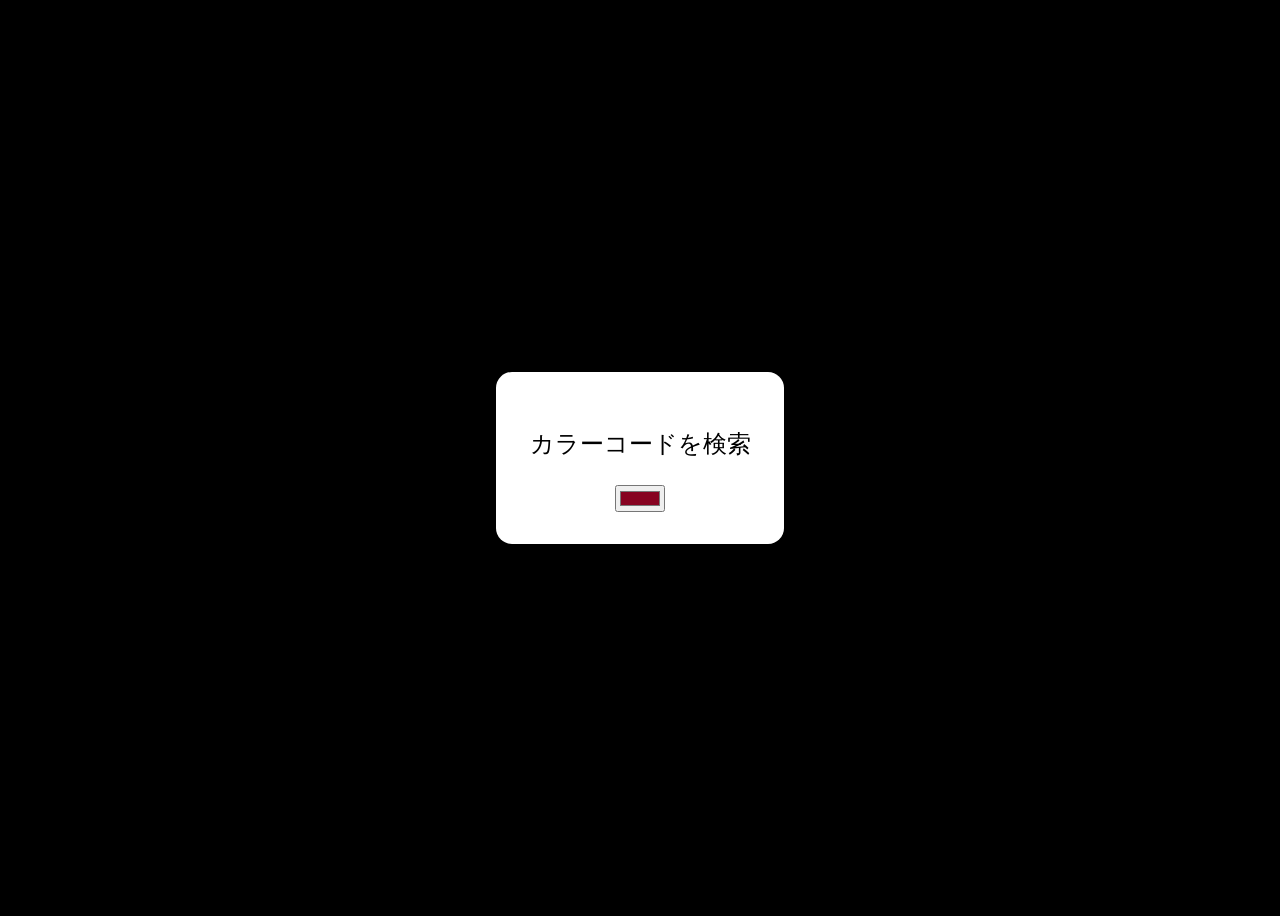
<file: chap3/index.html>
<!DOCTYPE html>
<html lang="ja">

<head>
    <meta charset="UTF-8">
    <meta name="viewport" content="width=device-width, initial-scale=1.0">
    <title>カラーピッカー</title>
    <link rel="stylesheet" href="css/style.css">
    <script src="js/script.js" defer></script>
</head>

<body>
    <div style="font-size: 1.5rem;">
        <p id="colorText">カラーコードを検索</p>
        <input type="color" id="colorPicker" value="#870321">
    </div>
</body>

</html>
</file>
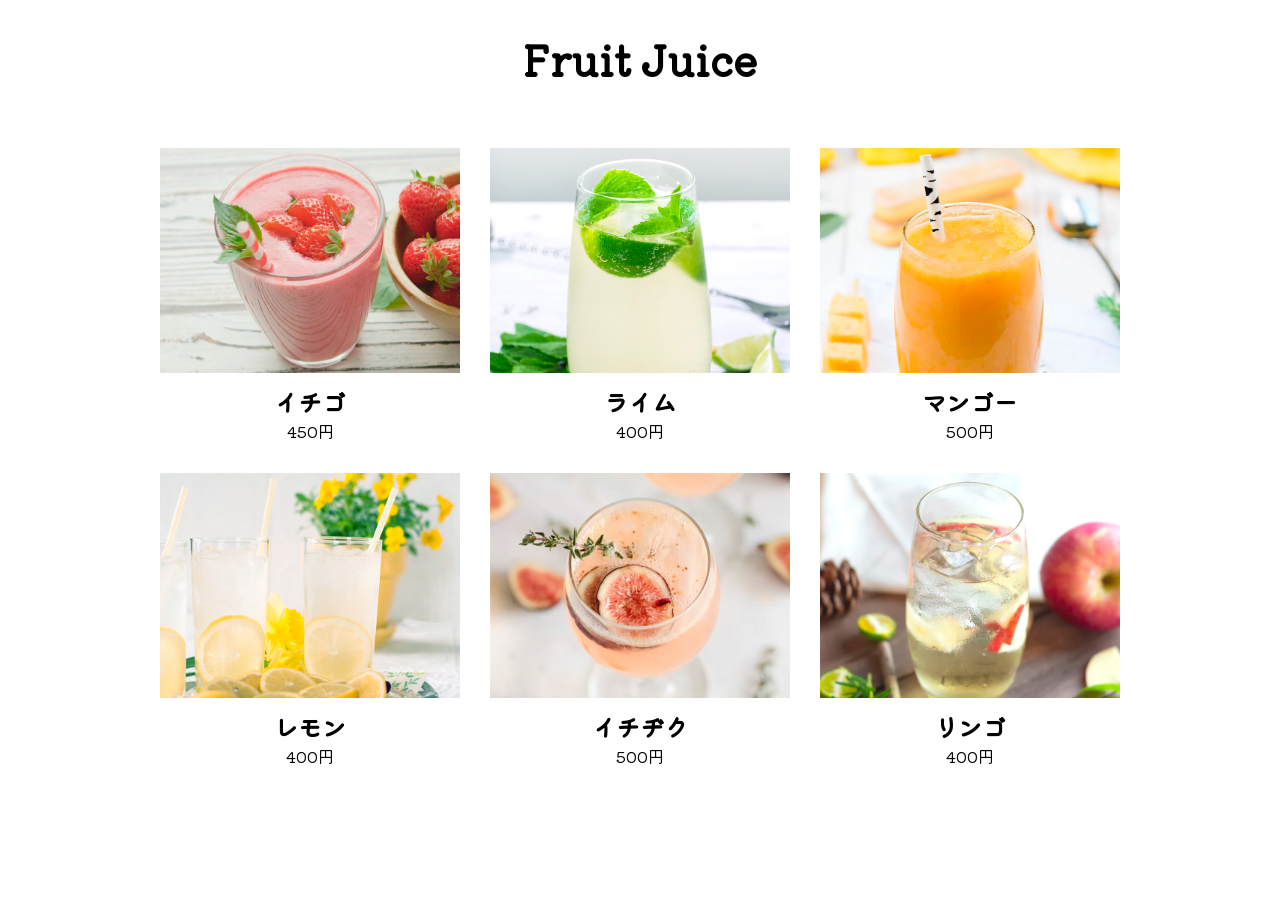
<file: chap5/index.html>
<!DOCTYPE html>
<html lang="ja">

<head>
    <meta charset="UTF-8">
    <meta name="viewport" content="width=device-width, initial-scale=1.0">
    <title>Document</title>
    <link rel="preconnect" href="https://fonts.googleapis.com">
    <link rel="preconnect" href="https://fonts.gstatic.com" crossorigin>
    <link href="https://fonts.googleapis.com/css2?family=Kiwi+Maru&display=swap" rel="stylesheet">
    <link rel="stylesheet" href="css/style.css">
    <script src="js/script.js" defer></script>
</head>

<body>

    <h1>Fruit Juice</h1>
    <div id="menu"></div>

</body>

</html>
</file>
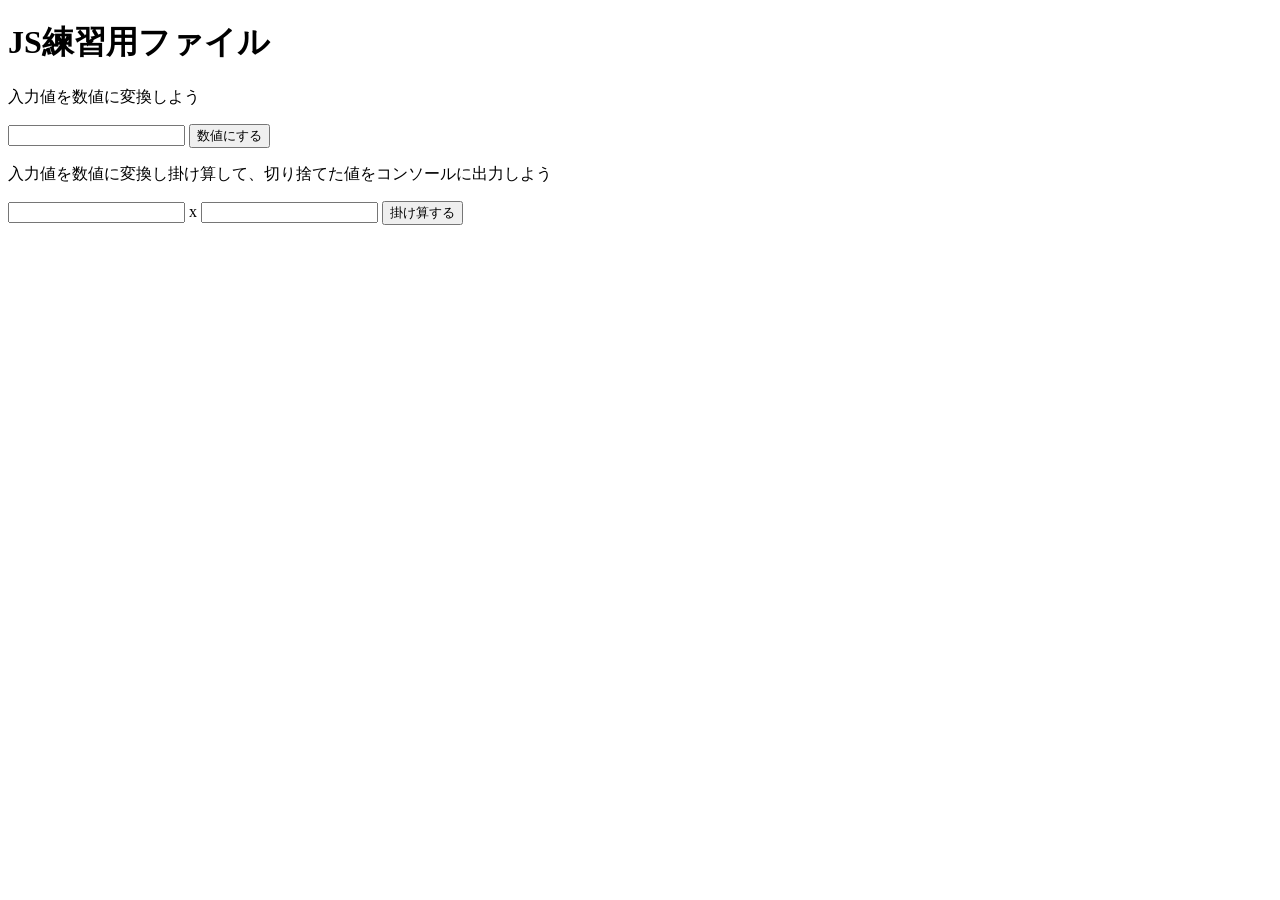
<file: practice/index.html>
<!DOCTYPE html>
<html lang="ja">

<head>
    <meta charset="UTF-8">
    <meta name="viewport" content="width=device-width, initial-scale=1.0">
    <title>Document</title>
    <script src="js/script.js" defer></script>
</head>

<body>

    <h1>JS練習用ファイル</h1>


    <div>
        <p>入力値を数値に変換しよう</p>
        <input type="number" id="inputNum">
        <button id="convertBtn">数値にする</button>
    </div>

    <div>
        <p>入力値を数値に変換し掛け算して、切り捨てた値をコンソールに出力しよう</p>
        <input type="number" id="input1"> x <input type="number" id="input2">
        <button id="multiplyBtn">掛け算する</button>
    </div>
</body>

</html>
</file>
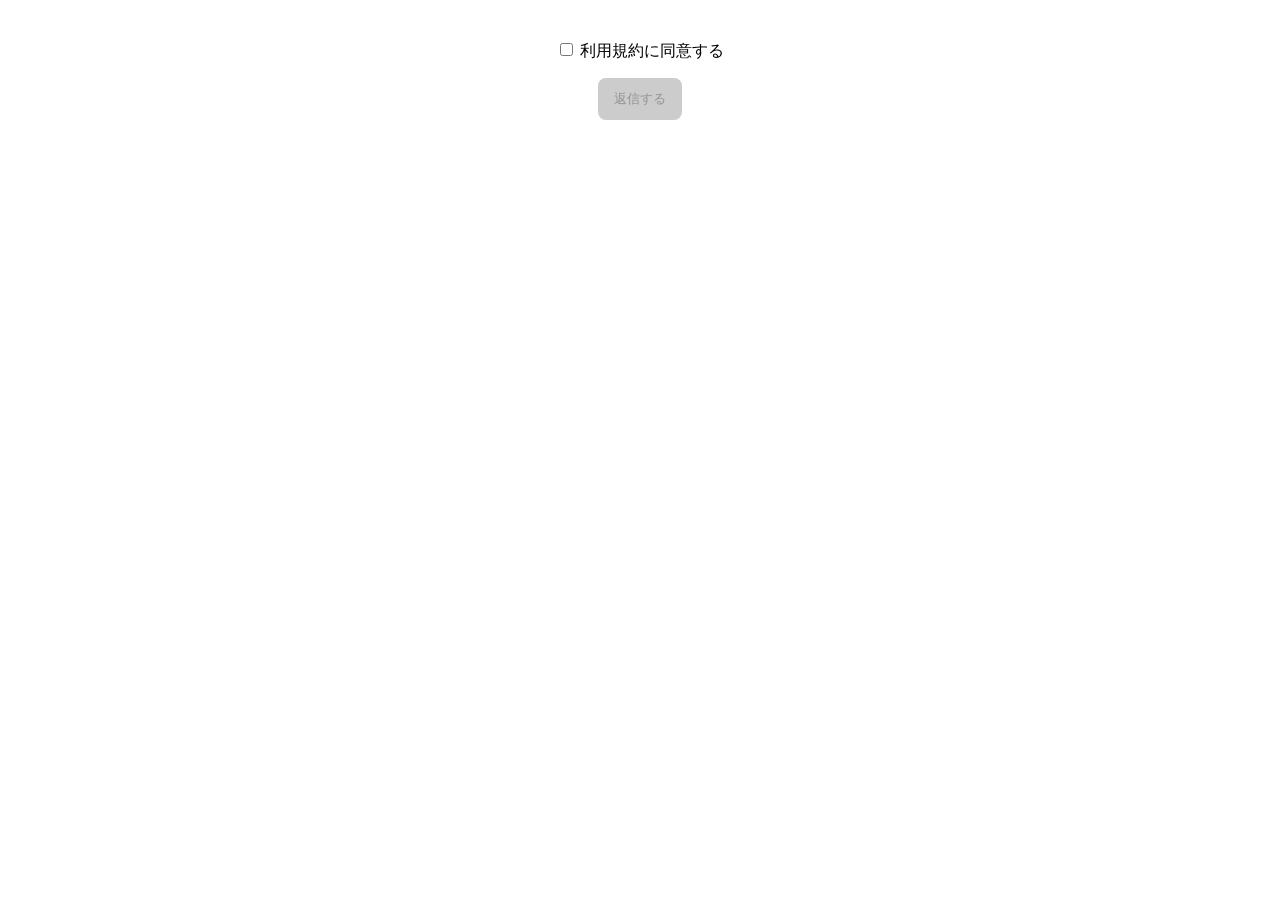
<file: chap4/checkbox/index.html>
<!DOCTYPE html>
<html lang="ja">

<head>
    <meta charset="UTF-8">
    <meta name="viewport" content="width=device-width, initial-scale=1.0">
    <title>チェックでボタンを有効化</title>
    <link rel="stylesheet" href="css/style.css">
    <script src="js/script.js" defer></script>
</head>

<body>

    <label><input type="checkbox" id="check"> 利用規約に同意する</label>
    <input type="submit" id="btn" value="返信する" disabled>

</body>

</html>
</file>
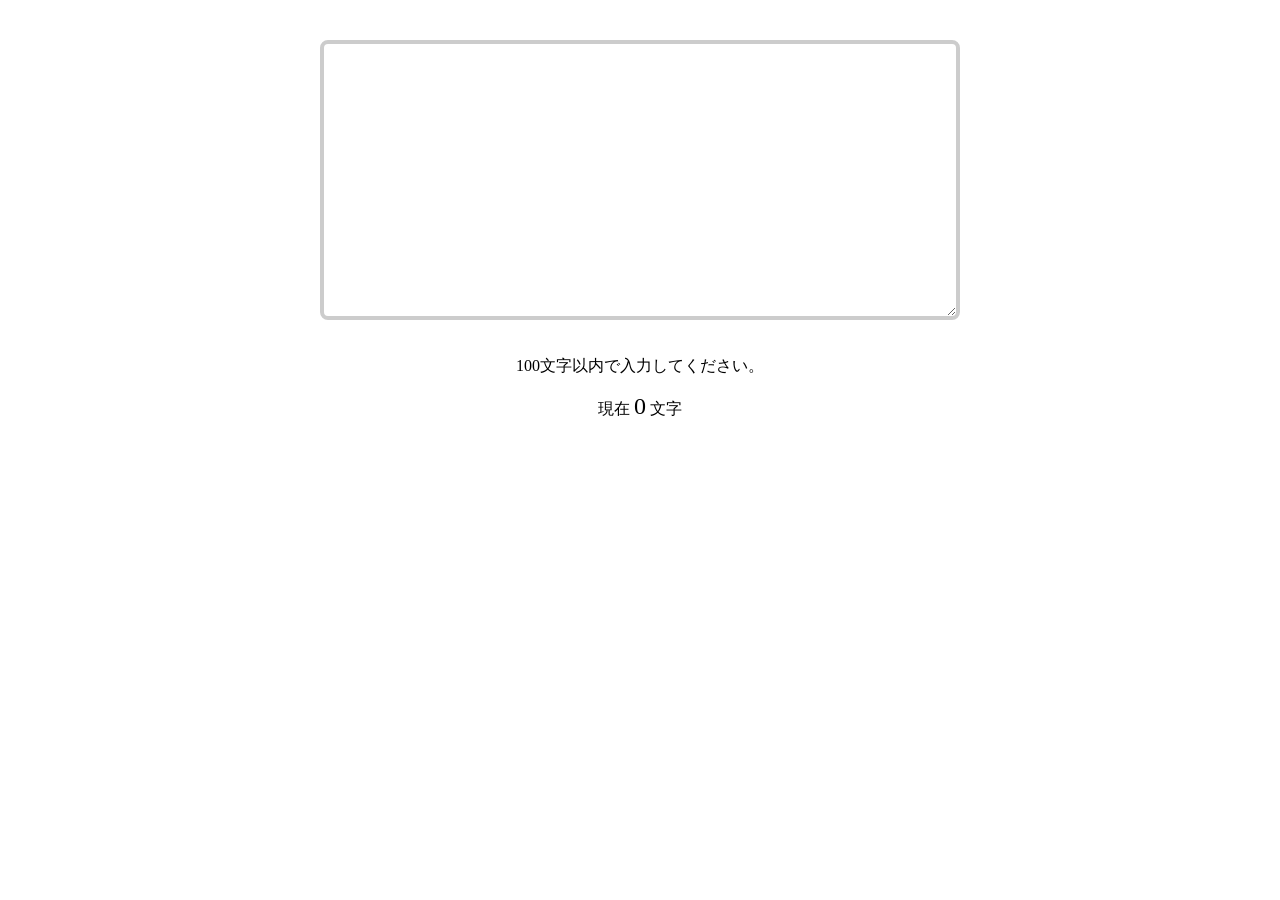
<file: chap4/count/index.html>
<!DOCTYPE html>
<html lang="ja">

<head>
    <meta charset="UTF-8">
    <meta name="viewport" content="width=device-width, initial-scale=1.0">
    <title>入力した文字数を数えてみよう</title>
    <link rel="stylesheet" href="css/style.css">
    <script src="js/script.js" defer></script>
</head>

<body>
    <textarea id="text"></textarea>
    <p>100文字以内で入力してください。</p>
    <p>現在 <span id="count">0</span> 文字</p>
</body>

</html>
</file>
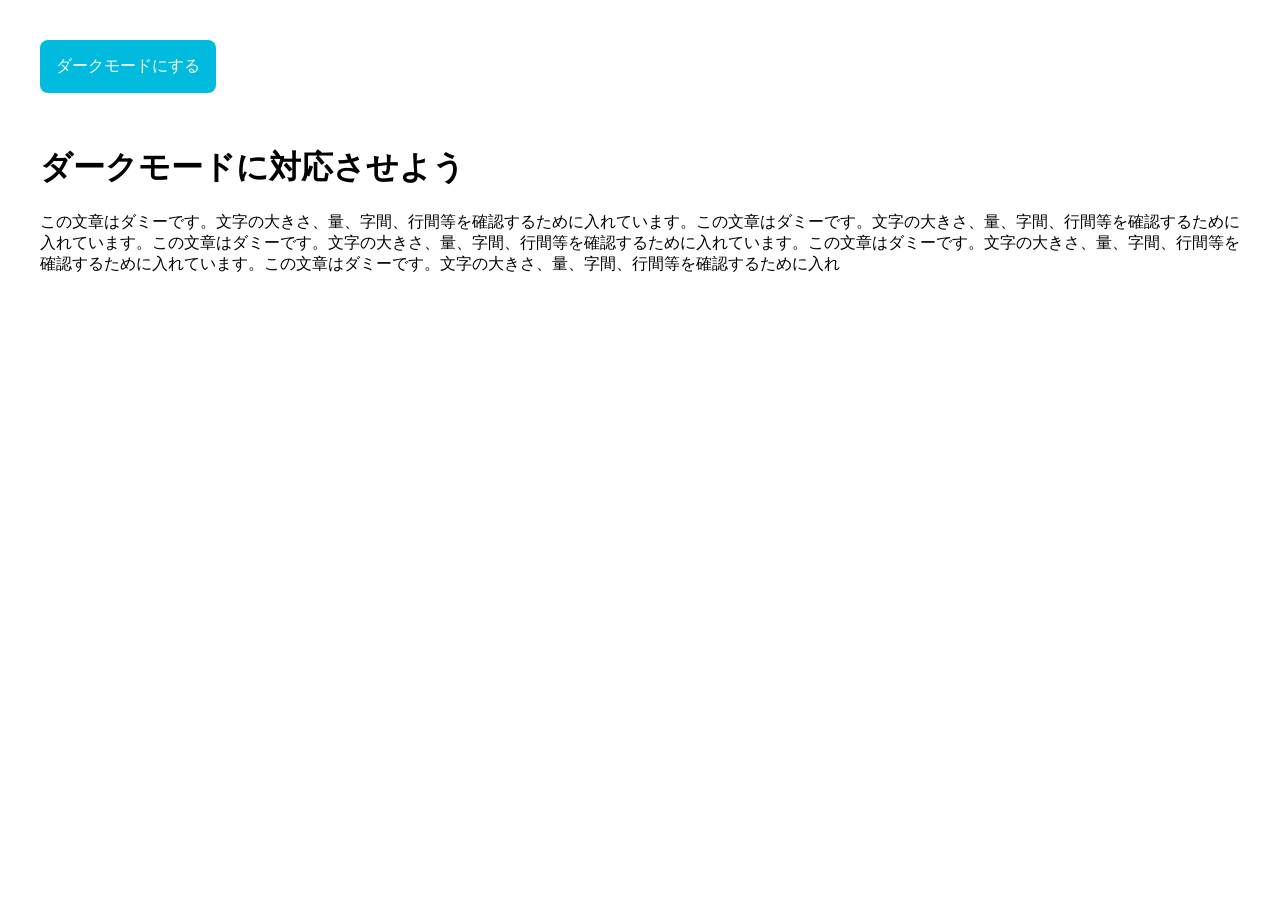
<file: chap4/darkmode/index.html>
<!DOCTYPE html>
<html lang="ja">

<head>
    <meta charset="UTF-8">
    <meta name="viewport" content="width=device-width, initial-scale=1.0">
    <title>Document</title>
    <link rel="stylesheet" href="css/style.css">
    <script src="js/script.js" defer></script>
</head>

<body>

    <button id="btn">ダークモードにする</button>
    <h1>ダークモードに対応させよう</h1>
    <p>
        この文章はダミーです。文字の大きさ、量、字間、行間等を確認するために入れています。この文章はダミーです。文字の大きさ、量、字間、行間等を確認するために入れています。この文章はダミーです。文字の大きさ、量、字間、行間等を確認するために入れています。この文章はダミーです。文字の大きさ、量、字間、行間等を確認するために入れています。この文章はダミーです。文字の大きさ、量、字間、行間等を確認するために入れ
    </p>

</body>

</html>
</file>
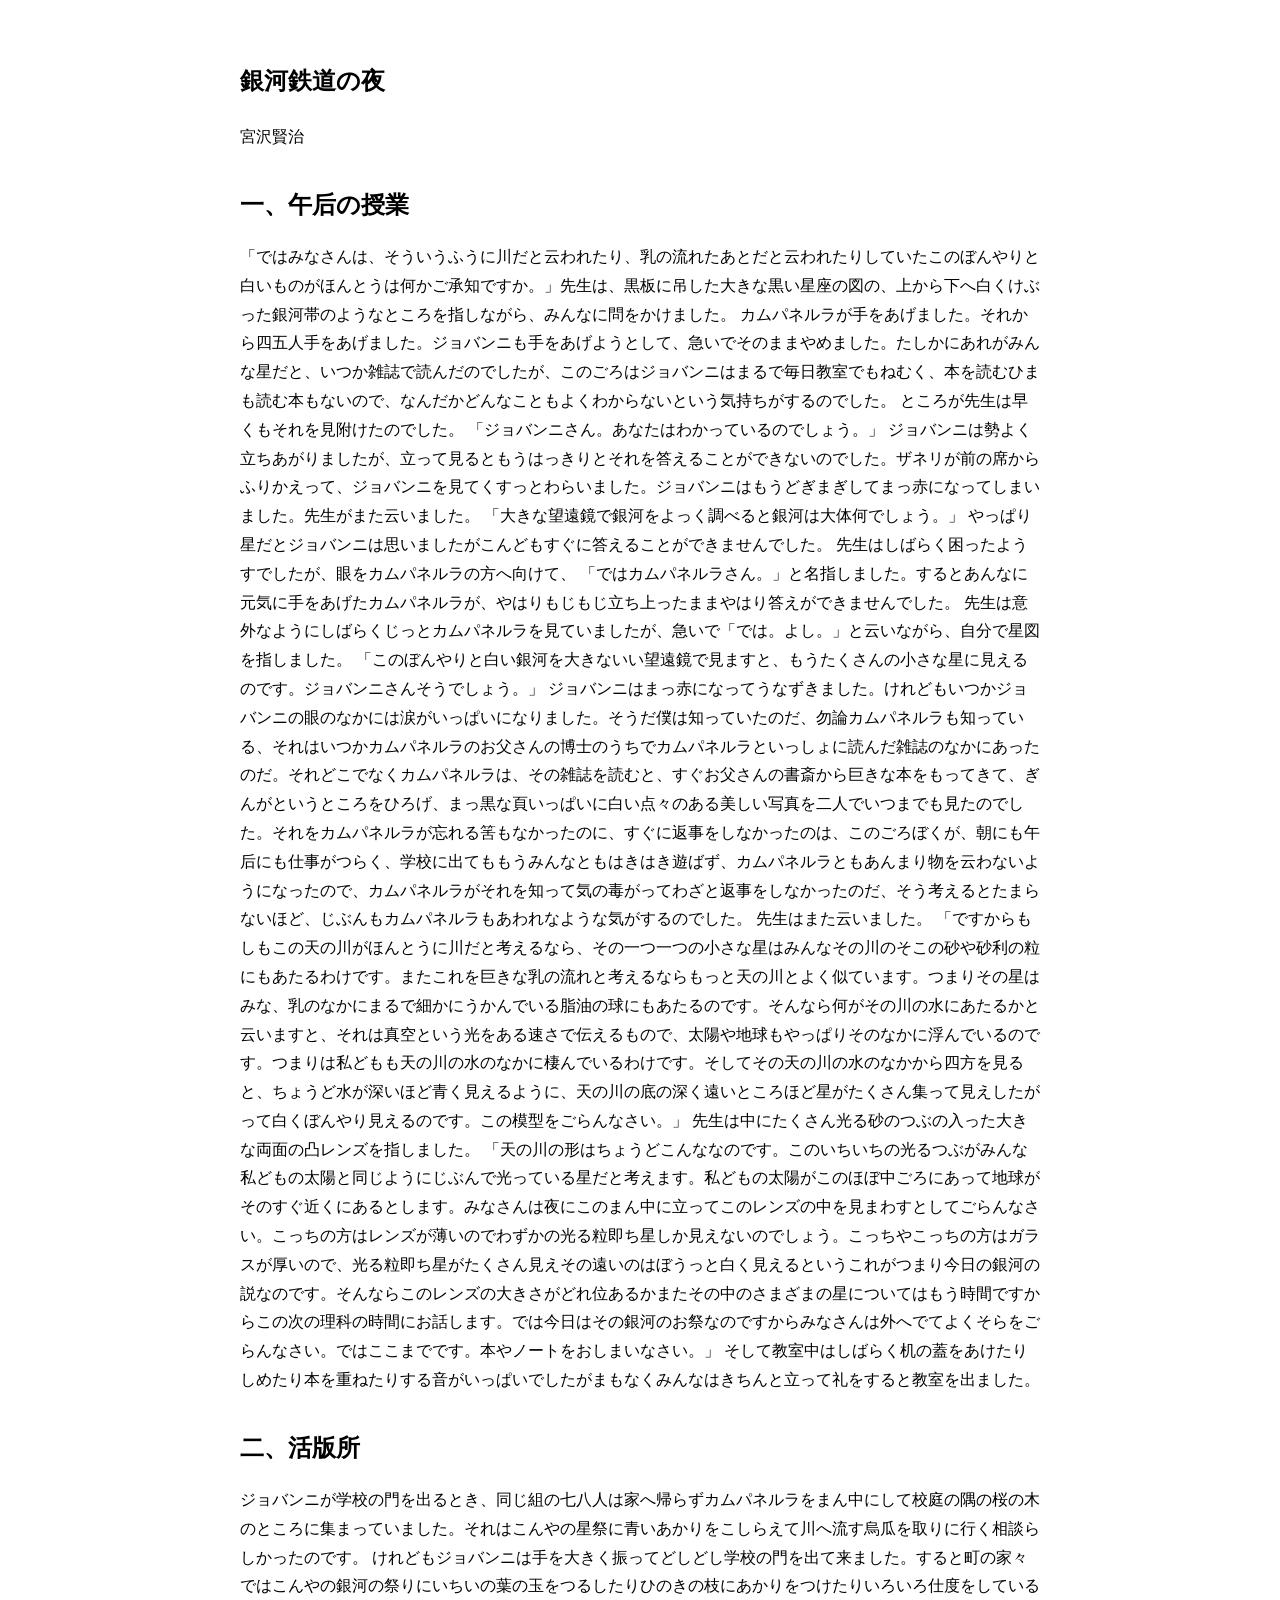
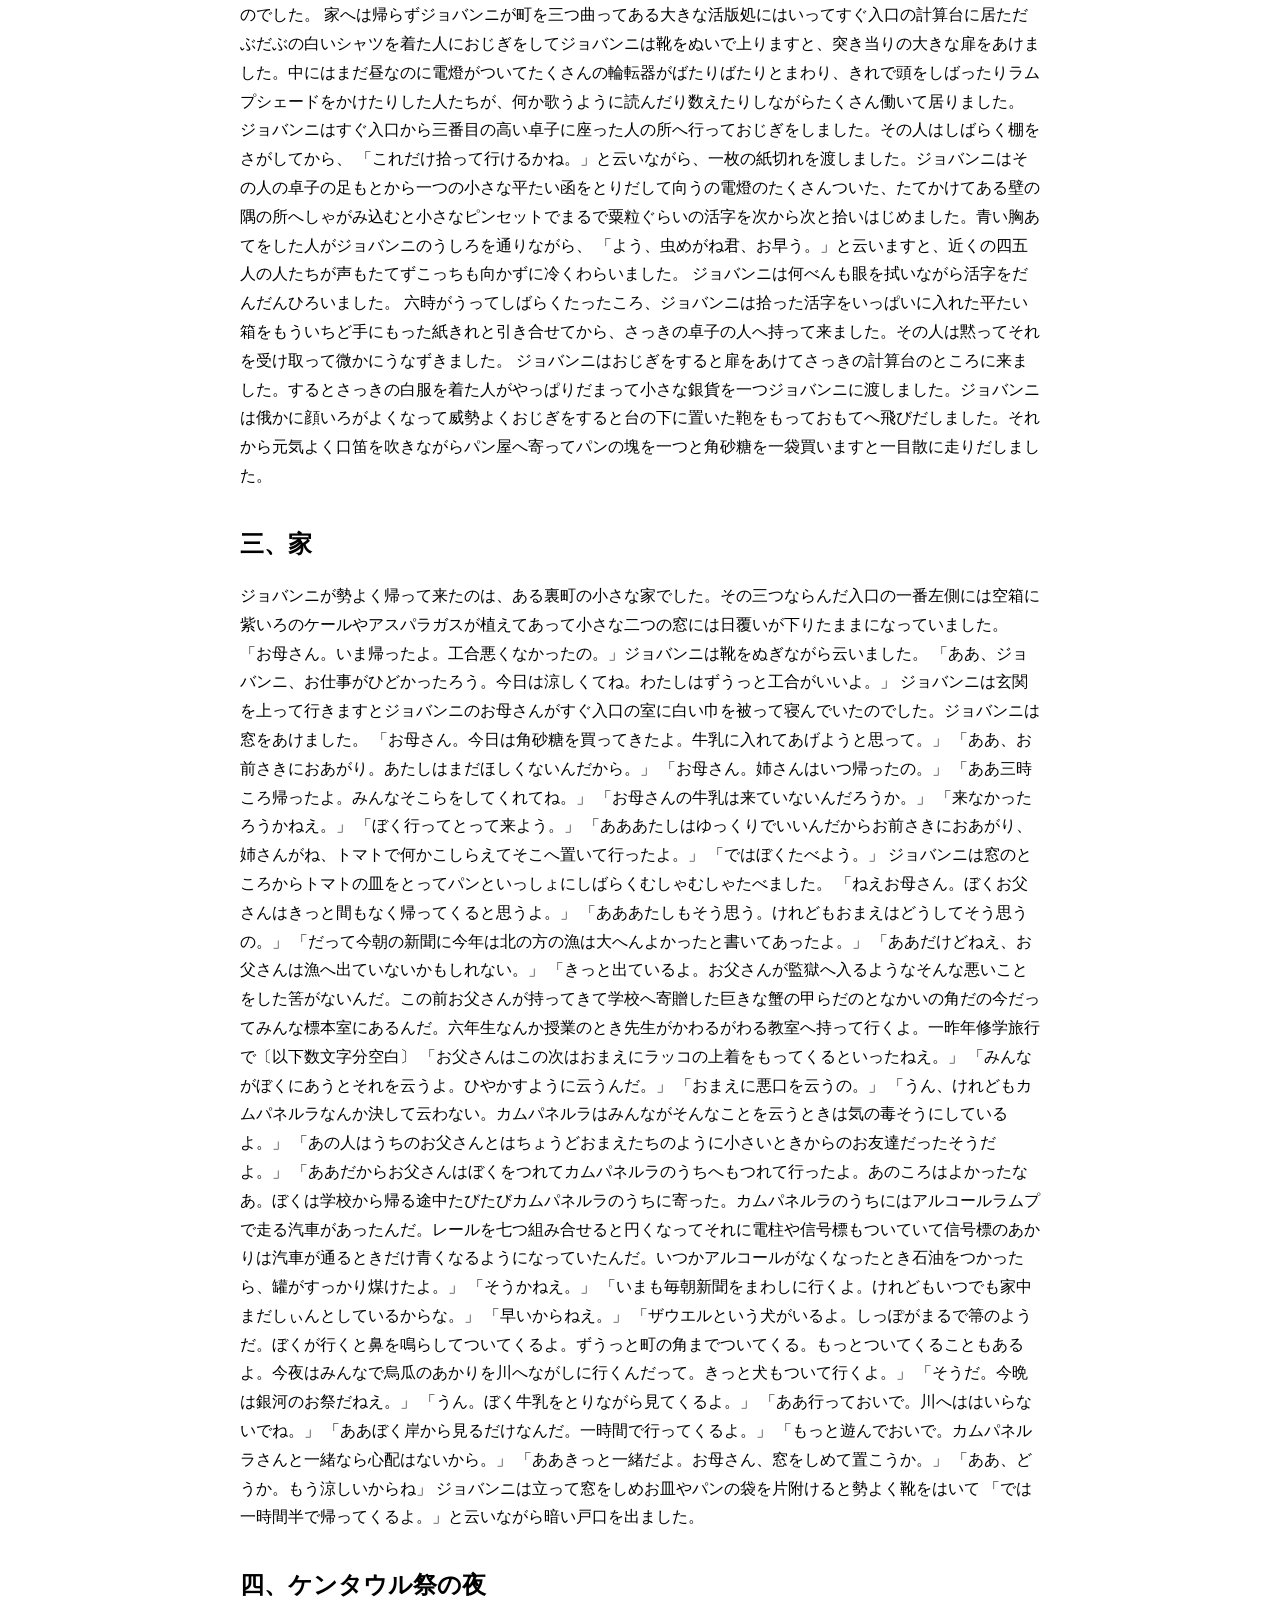
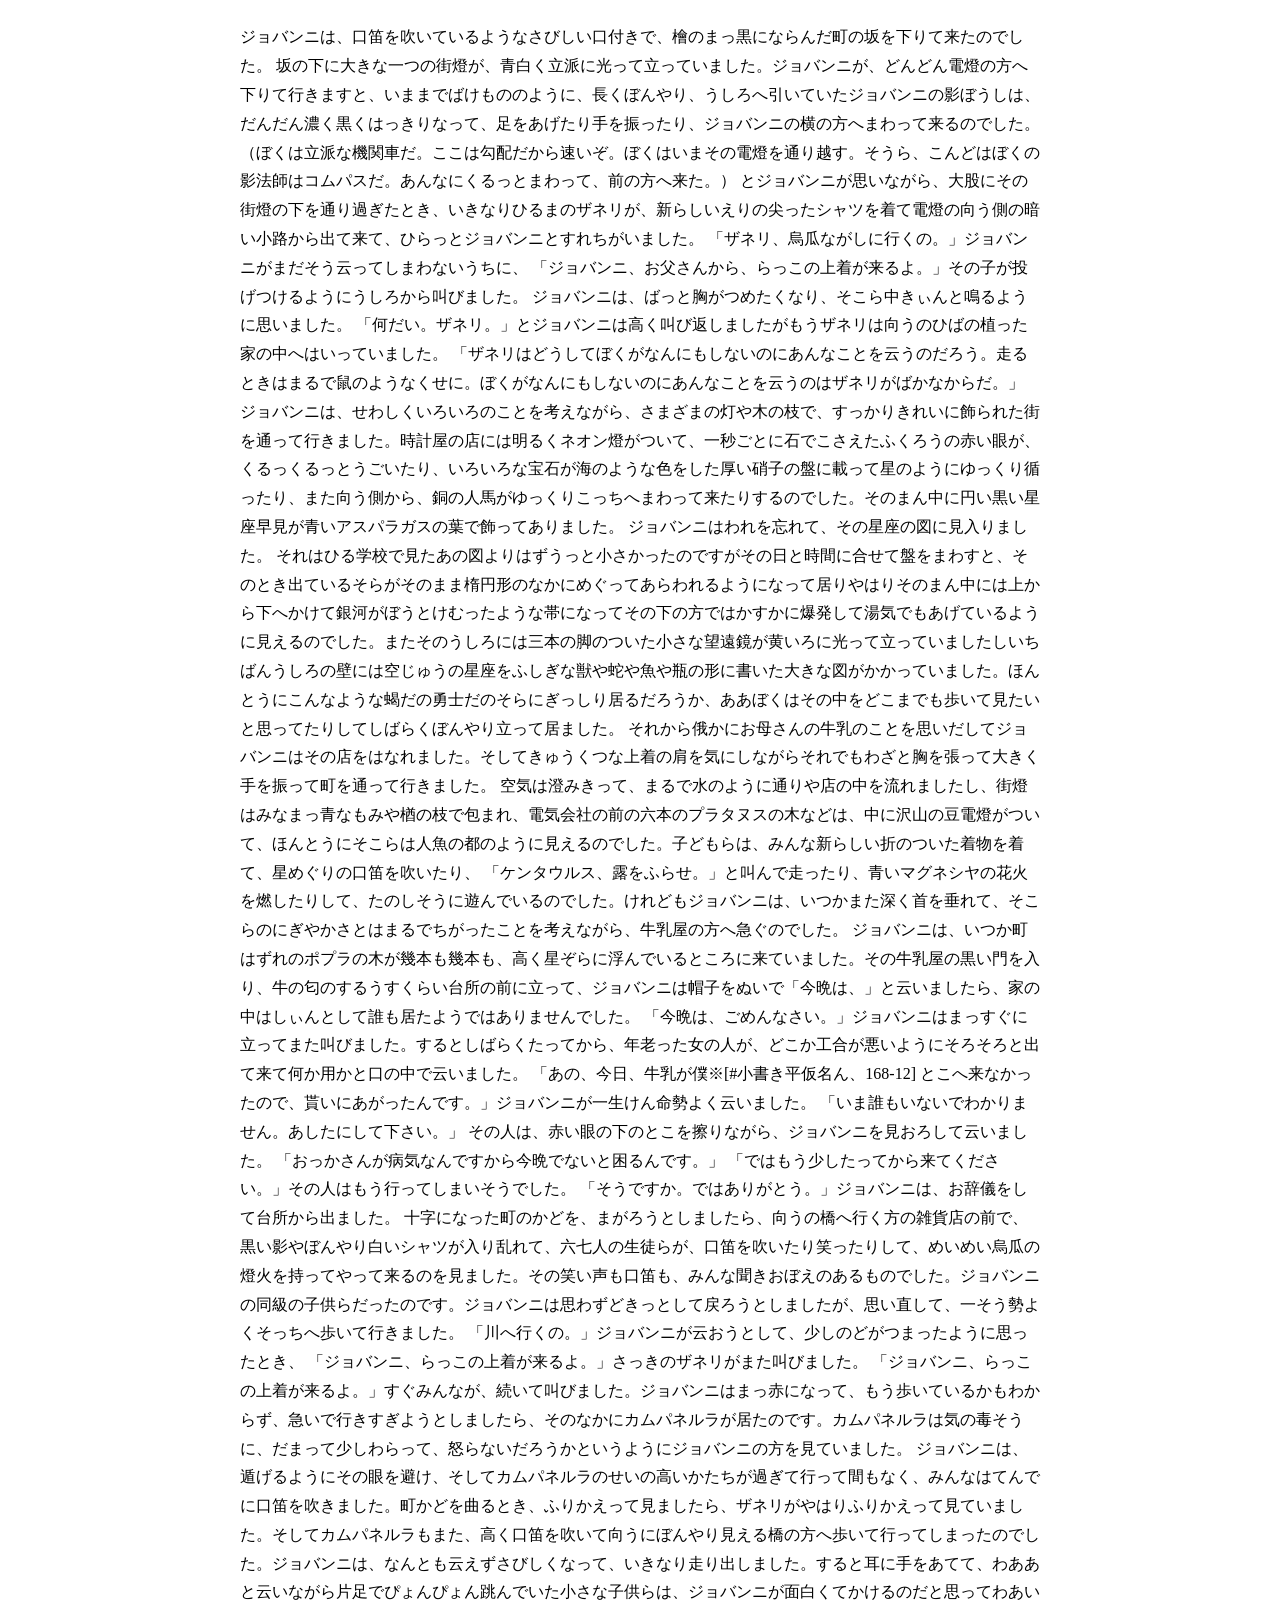
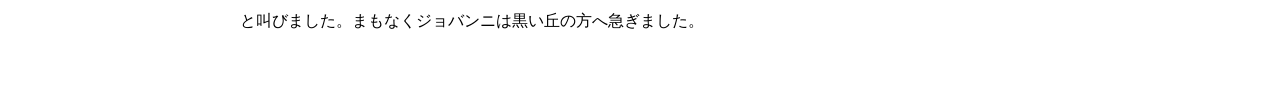
<file: chap4/scroll/index.html>
<!DOCTYPE html>
<html lang="ja">

<head>
    <meta charset="UTF-8">
    <meta name="viewport" content="width=device-width, initial-scale=1.0">
    <title>スクロール量を取得しよう</title>
    <link rel="stylesheet" href="css/style.css">
    <script src="js/script.js" defer></script>
</head>

<body>
    <div id="bar"></div>

    <article>
        <h1>銀河鉄道の夜</h1>
        <p>宮沢賢治</p>

        <h2>一、午后の授業</h2>
        <p>「ではみなさんは、そういうふうに川だと云われたり、乳の流れたあとだと云われたりしていたこのぼんやりと白いものがほんとうは何かご承知ですか。」先生は、黒板に吊した大きな黒い星座の図の、上から下へ白くけぶった銀河帯のようなところを指しながら、みんなに問をかけました。
            カムパネルラが手をあげました。それから四五人手をあげました。ジョバンニも手をあげようとして、急いでそのままやめました。たしかにあれがみんな星だと、いつか雑誌で読んだのでしたが、このごろはジョバンニはまるで毎日教室でもねむく、本を読むひまも読む本もないので、なんだかどんなこともよくわからないという気持ちがするのでした。
            ところが先生は早くもそれを見附けたのでした。
            「ジョバンニさん。あなたはわかっているのでしょう。」
            ジョバンニは勢よく立ちあがりましたが、立って見るともうはっきりとそれを答えることができないのでした。ザネリが前の席からふりかえって、ジョバンニを見てくすっとわらいました。ジョバンニはもうどぎまぎしてまっ赤になってしまいました。先生がまた云いました。
            「大きな望遠鏡で銀河をよっく調べると銀河は大体何でしょう。」
            やっぱり星だとジョバンニは思いましたがこんどもすぐに答えることができませんでした。
            先生はしばらく困ったようすでしたが、眼をカムパネルラの方へ向けて、
            「ではカムパネルラさん。」と名指しました。するとあんなに元気に手をあげたカムパネルラが、やはりもじもじ立ち上ったままやはり答えができませんでした。
            先生は意外なようにしばらくじっとカムパネルラを見ていましたが、急いで「では。よし。」と云いながら、自分で星図を指しました。
            「このぼんやりと白い銀河を大きないい望遠鏡で見ますと、もうたくさんの小さな星に見えるのです。ジョバンニさんそうでしょう。」
            ジョバンニはまっ赤になってうなずきました。けれどもいつかジョバンニの眼のなかには涙がいっぱいになりました。そうだ僕は知っていたのだ、勿論カムパネルラも知っている、それはいつかカムパネルラのお父さんの博士のうちでカムパネルラといっしょに読んだ雑誌のなかにあったのだ。それどこでなくカムパネルラは、その雑誌を読むと、すぐお父さんの書斎から巨きな本をもってきて、ぎんがというところをひろげ、まっ黒な頁いっぱいに白い点々のある美しい写真を二人でいつまでも見たのでした。それをカムパネルラが忘れる筈もなかったのに、すぐに返事をしなかったのは、このごろぼくが、朝にも午后にも仕事がつらく、学校に出てももうみんなともはきはき遊ばず、カムパネルラともあんまり物を云わないようになったので、カムパネルラがそれを知って気の毒がってわざと返事をしなかったのだ、そう考えるとたまらないほど、じぶんもカムパネルラもあわれなような気がするのでした。
            先生はまた云いました。
            「ですからもしもこの天の川がほんとうに川だと考えるなら、その一つ一つの小さな星はみんなその川のそこの砂や砂利の粒にもあたるわけです。またこれを巨きな乳の流れと考えるならもっと天の川とよく似ています。つまりその星はみな、乳のなかにまるで細かにうかんでいる脂油の球にもあたるのです。そんなら何がその川の水にあたるかと云いますと、それは真空という光をある速さで伝えるもので、太陽や地球もやっぱりそのなかに浮んでいるのです。つまりは私どもも天の川の水のなかに棲んでいるわけです。そしてその天の川の水のなかから四方を見ると、ちょうど水が深いほど青く見えるように、天の川の底の深く遠いところほど星がたくさん集って見えしたがって白くぼんやり見えるのです。この模型をごらんなさい。」
            先生は中にたくさん光る砂のつぶの入った大きな両面の凸レンズを指しました。
            「天の川の形はちょうどこんななのです。このいちいちの光るつぶがみんな私どもの太陽と同じようにじぶんで光っている星だと考えます。私どもの太陽がこのほぼ中ごろにあって地球がそのすぐ近くにあるとします。みなさんは夜にこのまん中に立ってこのレンズの中を見まわすとしてごらんなさい。こっちの方はレンズが薄いのでわずかの光る粒即ち星しか見えないのでしょう。こっちやこっちの方はガラスが厚いので、光る粒即ち星がたくさん見えその遠いのはぼうっと白く見えるというこれがつまり今日の銀河の説なのです。そんならこのレンズの大きさがどれ位あるかまたその中のさまざまの星についてはもう時間ですからこの次の理科の時間にお話します。では今日はその銀河のお祭なのですからみなさんは外へでてよくそらをごらんなさい。ではここまでです。本やノートをおしまいなさい。」
            そして教室中はしばらく机の蓋をあけたりしめたり本を重ねたりする音がいっぱいでしたがまもなくみんなはきちんと立って礼をすると教室を出ました。</p>

        <h2>二、活版所</h2>
        <p>ジョバンニが学校の門を出るとき、同じ組の七八人は家へ帰らずカムパネルラをまん中にして校庭の隅の桜の木のところに集まっていました。それはこんやの星祭に青いあかりをこしらえて川へ流す烏瓜を取りに行く相談らしかったのです。
            けれどもジョバンニは手を大きく振ってどしどし学校の門を出て来ました。すると町の家々ではこんやの銀河の祭りにいちいの葉の玉をつるしたりひのきの枝にあかりをつけたりいろいろ仕度をしているのでした。
            家へは帰らずジョバンニが町を三つ曲ってある大きな活版処にはいってすぐ入口の計算台に居ただぶだぶの白いシャツを着た人におじぎをしてジョバンニは靴をぬいで上りますと、突き当りの大きな扉をあけました。中にはまだ昼なのに電燈がついてたくさんの輪転器がばたりばたりとまわり、きれで頭をしばったりラムプシェードをかけたりした人たちが、何か歌うように読んだり数えたりしながらたくさん働いて居りました。
            ジョバンニはすぐ入口から三番目の高い卓子に座った人の所へ行っておじぎをしました。その人はしばらく棚をさがしてから、
            「これだけ拾って行けるかね。」と云いながら、一枚の紙切れを渡しました。ジョバンニはその人の卓子の足もとから一つの小さな平たい函をとりだして向うの電燈のたくさんついた、たてかけてある壁の隅の所へしゃがみ込むと小さなピンセットでまるで粟粒ぐらいの活字を次から次と拾いはじめました。青い胸あてをした人がジョバンニのうしろを通りながら、
            「よう、虫めがね君、お早う。」と云いますと、近くの四五人の人たちが声もたてずこっちも向かずに冷くわらいました。
            ジョバンニは何べんも眼を拭いながら活字をだんだんひろいました。
            六時がうってしばらくたったころ、ジョバンニは拾った活字をいっぱいに入れた平たい箱をもういちど手にもった紙きれと引き合せてから、さっきの卓子の人へ持って来ました。その人は黙ってそれを受け取って微かにうなずきました。
            ジョバンニはおじぎをすると扉をあけてさっきの計算台のところに来ました。するとさっきの白服を着た人がやっぱりだまって小さな銀貨を一つジョバンニに渡しました。ジョバンニは俄かに顔いろがよくなって威勢よくおじぎをすると台の下に置いた鞄をもっておもてへ飛びだしました。それから元気よく口笛を吹きながらパン屋へ寄ってパンの塊を一つと角砂糖を一袋買いますと一目散に走りだしました。
        </p>

        <h2>三、家</h2>
        <p>ジョバンニが勢よく帰って来たのは、ある裏町の小さな家でした。その三つならんだ入口の一番左側には空箱に紫いろのケールやアスパラガスが植えてあって小さな二つの窓には日覆いが下りたままになっていました。
            「お母さん。いま帰ったよ。工合悪くなかったの。」ジョバンニは靴をぬぎながら云いました。
            「ああ、ジョバンニ、お仕事がひどかったろう。今日は涼しくてね。わたしはずうっと工合がいいよ。」
            ジョバンニは玄関を上って行きますとジョバンニのお母さんがすぐ入口の室に白い巾を被って寝んでいたのでした。ジョバンニは窓をあけました。
            「お母さん。今日は角砂糖を買ってきたよ。牛乳に入れてあげようと思って。」
            「ああ、お前さきにおあがり。あたしはまだほしくないんだから。」
            「お母さん。姉さんはいつ帰ったの。」
            「ああ三時ころ帰ったよ。みんなそこらをしてくれてね。」
            「お母さんの牛乳は来ていないんだろうか。」
            「来なかったろうかねえ。」
            「ぼく行ってとって来よう。」
            「あああたしはゆっくりでいいんだからお前さきにおあがり、姉さんがね、トマトで何かこしらえてそこへ置いて行ったよ。」
            「ではぼくたべよう。」
            ジョバンニは窓のところからトマトの皿をとってパンといっしょにしばらくむしゃむしゃたべました。
            「ねえお母さん。ぼくお父さんはきっと間もなく帰ってくると思うよ。」
            「あああたしもそう思う。けれどもおまえはどうしてそう思うの。」
            「だって今朝の新聞に今年は北の方の漁は大へんよかったと書いてあったよ。」
            「ああだけどねえ、お父さんは漁へ出ていないかもしれない。」
            「きっと出ているよ。お父さんが監獄へ入るようなそんな悪いことをした筈がないんだ。この前お父さんが持ってきて学校へ寄贈した巨きな蟹の甲らだのとなかいの角だの今だってみんな標本室にあるんだ。六年生なんか授業のとき先生がかわるがわる教室へ持って行くよ。一昨年修学旅行で〔以下数文字分空白〕
            「お父さんはこの次はおまえにラッコの上着をもってくるといったねえ。」
            「みんながぼくにあうとそれを云うよ。ひやかすように云うんだ。」
            「おまえに悪口を云うの。」
            「うん、けれどもカムパネルラなんか決して云わない。カムパネルラはみんながそんなことを云うときは気の毒そうにしているよ。」
            「あの人はうちのお父さんとはちょうどおまえたちのように小さいときからのお友達だったそうだよ。」
            「ああだからお父さんはぼくをつれてカムパネルラのうちへもつれて行ったよ。あのころはよかったなあ。ぼくは学校から帰る途中たびたびカムパネルラのうちに寄った。カムパネルラのうちにはアルコールラムプで走る汽車があったんだ。レールを七つ組み合せると円くなってそれに電柱や信号標もついていて信号標のあかりは汽車が通るときだけ青くなるようになっていたんだ。いつかアルコールがなくなったとき石油をつかったら、罐がすっかり煤けたよ。」
            「そうかねえ。」
            「いまも毎朝新聞をまわしに行くよ。けれどもいつでも家中まだしぃんとしているからな。」
            「早いからねえ。」
            「ザウエルという犬がいるよ。しっぽがまるで箒のようだ。ぼくが行くと鼻を鳴らしてついてくるよ。ずうっと町の角までついてくる。もっとついてくることもあるよ。今夜はみんなで烏瓜のあかりを川へながしに行くんだって。きっと犬もついて行くよ。」
            「そうだ。今晩は銀河のお祭だねえ。」
            「うん。ぼく牛乳をとりながら見てくるよ。」
            「ああ行っておいで。川へははいらないでね。」
            「ああぼく岸から見るだけなんだ。一時間で行ってくるよ。」
            「もっと遊んでおいで。カムパネルラさんと一緒なら心配はないから。」
            「ああきっと一緒だよ。お母さん、窓をしめて置こうか。」
            「ああ、どうか。もう涼しいからね」
            ジョバンニは立って窓をしめお皿やパンの袋を片附けると勢よく靴をはいて
            「では一時間半で帰ってくるよ。」と云いながら暗い戸口を出ました。</p>

        <h2>四、ケンタウル祭の夜</h2>
        <p>ジョバンニは、口笛を吹いているようなさびしい口付きで、檜のまっ黒にならんだ町の坂を下りて来たのでした。
            坂の下に大きな一つの街燈が、青白く立派に光って立っていました。ジョバンニが、どんどん電燈の方へ下りて行きますと、いままでばけもののように、長くぼんやり、うしろへ引いていたジョバンニの影ぼうしは、だんだん濃く黒くはっきりなって、足をあげたり手を振ったり、ジョバンニの横の方へまわって来るのでした。
            （ぼくは立派な機関車だ。ここは勾配だから速いぞ。ぼくはいまその電燈を通り越す。そうら、こんどはぼくの影法師はコムパスだ。あんなにくるっとまわって、前の方へ来た。）
            とジョバンニが思いながら、大股にその街燈の下を通り過ぎたとき、いきなりひるまのザネリが、新らしいえりの尖ったシャツを着て電燈の向う側の暗い小路から出て来て、ひらっとジョバンニとすれちがいました。
            「ザネリ、烏瓜ながしに行くの。」ジョバンニがまだそう云ってしまわないうちに、
            「ジョバンニ、お父さんから、らっこの上着が来るよ。」その子が投げつけるようにうしろから叫びました。
            ジョバンニは、ばっと胸がつめたくなり、そこら中きぃんと鳴るように思いました。
            「何だい。ザネリ。」とジョバンニは高く叫び返しましたがもうザネリは向うのひばの植った家の中へはいっていました。
            「ザネリはどうしてぼくがなんにもしないのにあんなことを云うのだろう。走るときはまるで鼠のようなくせに。ぼくがなんにもしないのにあんなことを云うのはザネリがばかなからだ。」
            ジョバンニは、せわしくいろいろのことを考えながら、さまざまの灯や木の枝で、すっかりきれいに飾られた街を通って行きました。時計屋の店には明るくネオン燈がついて、一秒ごとに石でこさえたふくろうの赤い眼が、くるっくるっとうごいたり、いろいろな宝石が海のような色をした厚い硝子の盤に載って星のようにゆっくり循ったり、また向う側から、銅の人馬がゆっくりこっちへまわって来たりするのでした。そのまん中に円い黒い星座早見が青いアスパラガスの葉で飾ってありました。
            ジョバンニはわれを忘れて、その星座の図に見入りました。
            それはひる学校で見たあの図よりはずうっと小さかったのですがその日と時間に合せて盤をまわすと、そのとき出ているそらがそのまま楕円形のなかにめぐってあらわれるようになって居りやはりそのまん中には上から下へかけて銀河がぼうとけむったような帯になってその下の方ではかすかに爆発して湯気でもあげているように見えるのでした。またそのうしろには三本の脚のついた小さな望遠鏡が黄いろに光って立っていましたしいちばんうしろの壁には空じゅうの星座をふしぎな獣や蛇や魚や瓶の形に書いた大きな図がかかっていました。ほんとうにこんなような蝎だの勇士だのそらにぎっしり居るだろうか、ああぼくはその中をどこまでも歩いて見たいと思ってたりしてしばらくぼんやり立って居ました。
            それから俄かにお母さんの牛乳のことを思いだしてジョバンニはその店をはなれました。そしてきゅうくつな上着の肩を気にしながらそれでもわざと胸を張って大きく手を振って町を通って行きました。
            空気は澄みきって、まるで水のように通りや店の中を流れましたし、街燈はみなまっ青なもみや楢の枝で包まれ、電気会社の前の六本のプラタヌスの木などは、中に沢山の豆電燈がついて、ほんとうにそこらは人魚の都のように見えるのでした。子どもらは、みんな新らしい折のついた着物を着て、星めぐりの口笛を吹いたり、
            「ケンタウルス、露をふらせ。」と叫んで走ったり、青いマグネシヤの花火を燃したりして、たのしそうに遊んでいるのでした。けれどもジョバンニは、いつかまた深く首を垂れて、そこらのにぎやかさとはまるでちがったことを考えながら、牛乳屋の方へ急ぐのでした。
            ジョバンニは、いつか町はずれのポプラの木が幾本も幾本も、高く星ぞらに浮んでいるところに来ていました。その牛乳屋の黒い門を入り、牛の匂のするうすくらい台所の前に立って、ジョバンニは帽子をぬいで「今晩は、」と云いましたら、家の中はしぃんとして誰も居たようではありませんでした。
            「今晩は、ごめんなさい。」ジョバンニはまっすぐに立ってまた叫びました。するとしばらくたってから、年老った女の人が、どこか工合が悪いようにそろそろと出て来て何か用かと口の中で云いました。
            「あの、今日、牛乳が僕※[#小書き平仮名ん、168-12] とこへ来なかったので、貰いにあがったんです。」ジョバンニが一生けん命勢よく云いました。
            「いま誰もいないでわかりません。あしたにして下さい。」
            その人は、赤い眼の下のとこを擦りながら、ジョバンニを見おろして云いました。
            「おっかさんが病気なんですから今晩でないと困るんです。」
            「ではもう少したってから来てください。」その人はもう行ってしまいそうでした。
            「そうですか。ではありがとう。」ジョバンニは、お辞儀をして台所から出ました。
            十字になった町のかどを、まがろうとしましたら、向うの橋へ行く方の雑貨店の前で、黒い影やぼんやり白いシャツが入り乱れて、六七人の生徒らが、口笛を吹いたり笑ったりして、めいめい烏瓜の燈火を持ってやって来るのを見ました。その笑い声も口笛も、みんな聞きおぼえのあるものでした。ジョバンニの同級の子供らだったのです。ジョバンニは思わずどきっとして戻ろうとしましたが、思い直して、一そう勢よくそっちへ歩いて行きました。
            「川へ行くの。」ジョバンニが云おうとして、少しのどがつまったように思ったとき、
            「ジョバンニ、らっこの上着が来るよ。」さっきのザネリがまた叫びました。
            「ジョバンニ、らっこの上着が来るよ。」すぐみんなが、続いて叫びました。ジョバンニはまっ赤になって、もう歩いているかもわからず、急いで行きすぎようとしましたら、そのなかにカムパネルラが居たのです。カムパネルラは気の毒そうに、だまって少しわらって、怒らないだろうかというようにジョバンニの方を見ていました。
            ジョバンニは、遁げるようにその眼を避け、そしてカムパネルラのせいの高いかたちが過ぎて行って間もなく、みんなはてんでに口笛を吹きました。町かどを曲るとき、ふりかえって見ましたら、ザネリがやはりふりかえって見ていました。そしてカムパネルラもまた、高く口笛を吹いて向うにぼんやり見える橋の方へ歩いて行ってしまったのでした。ジョバンニは、なんとも云えずさびしくなって、いきなり走り出しました。すると耳に手をあてて、わああと云いながら片足でぴょんぴょん跳んでいた小さな子供らは、ジョバンニが面白くてかけるのだと思ってわあいと叫びました。まもなくジョバンニは黒い丘の方へ急ぎました。
        </p>
    </article>
</body>

</html>
</file>
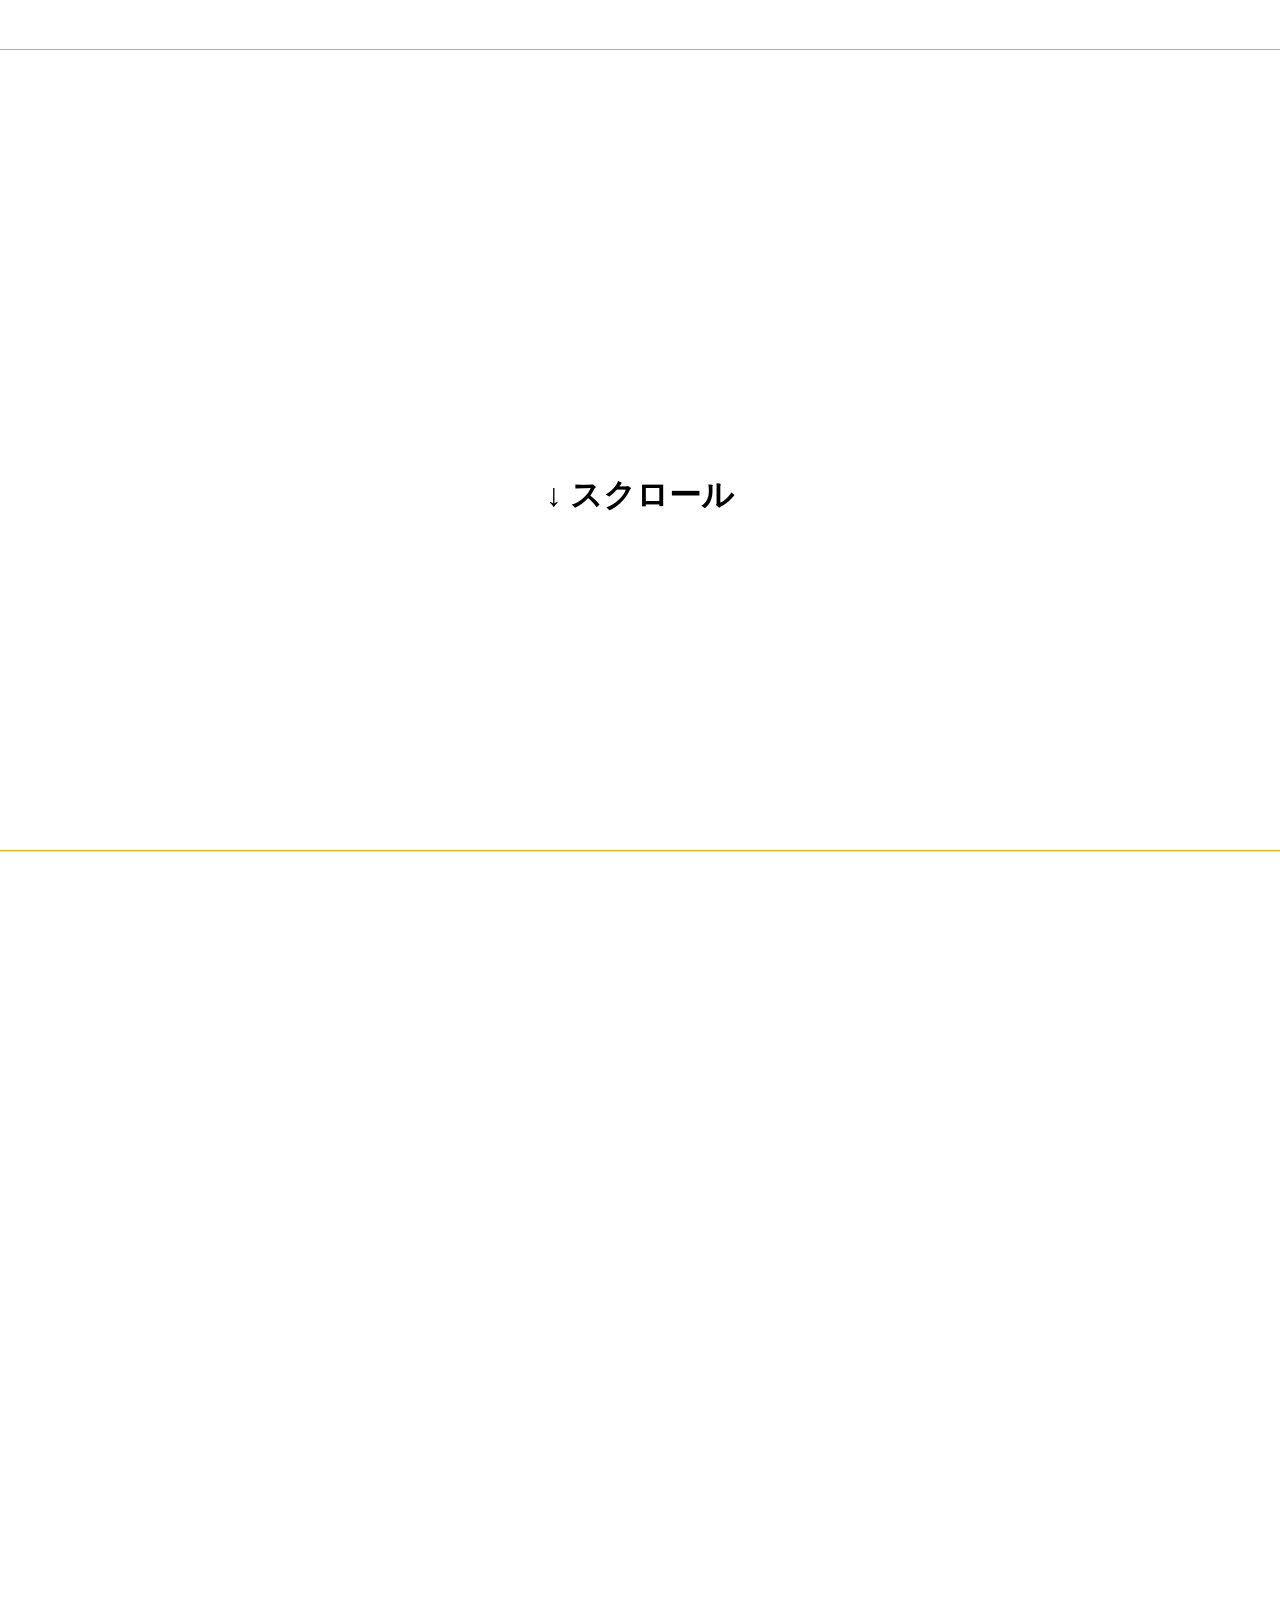
<file: chap6/6-13/index.html>
<!DOCTYPE html>
<html lang="ja">

<head>
    <meta charset="UTF-8">
    <meta name="viewport" content="width=device-width, initial-scale=1.0">
    <title>Document</title>
    <link rel="stylesheet" href="css/style.css">
    <script src="js/script.js" defer></script>
</head>

<body>

    <h1>↓ スクロール</h1>
    <img src="images/kirin.jpg" id="kirin" alt="キリン">

</body>

</html>
</file>
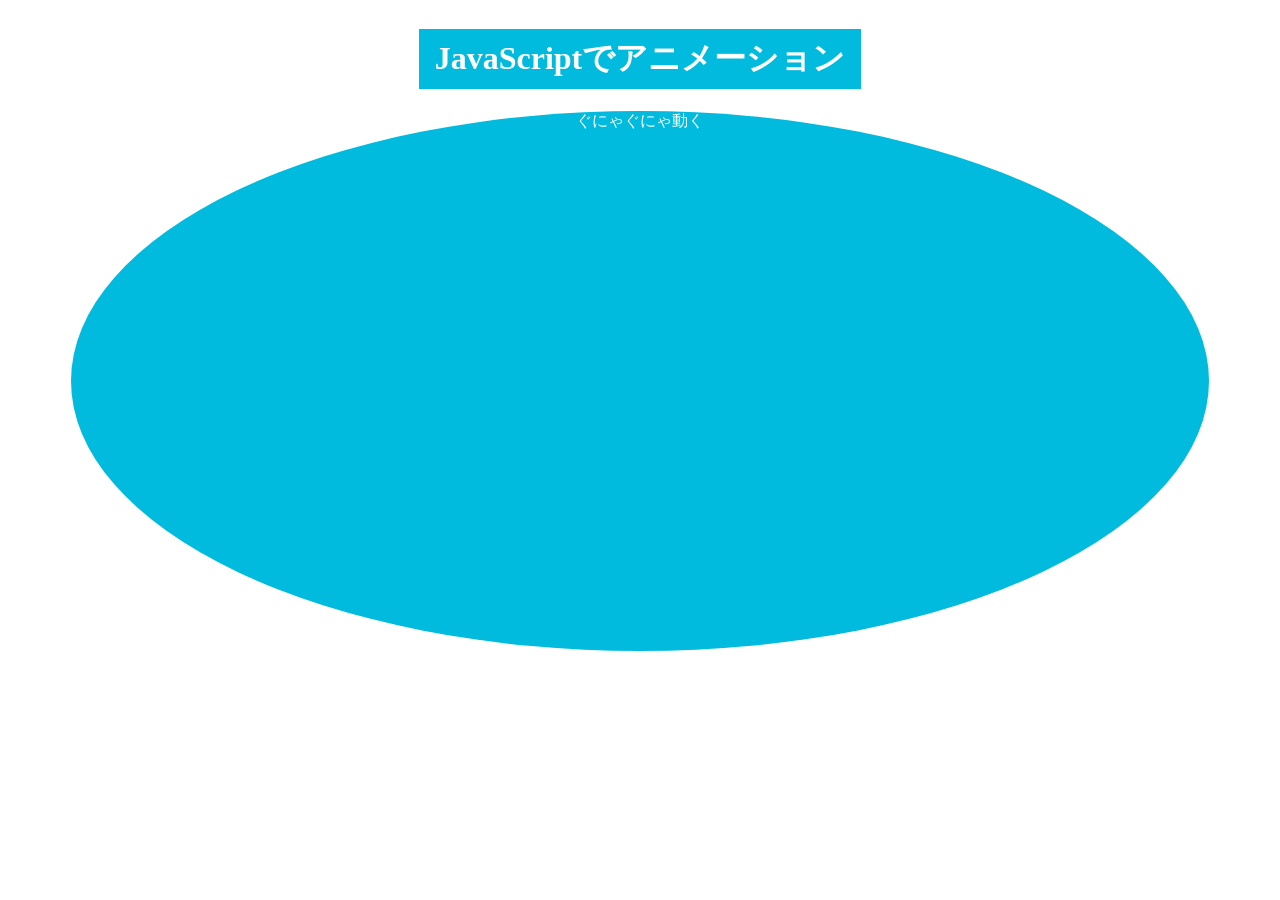
<file: chap6/6-4/index.html>
<!DOCTYPE html>
<html lang="ja">

<head>
    <meta charset="UTF-8">
    <meta name="viewport" content="width=device-width, initial-scale=1.0">
    <title>6-4. 見出しをしたから浮き上がらせよう</title>
    <link rel="stylesheet" href="css/style.css">
    <script src="js/script.js" defer></script>
</head>

<body>

    <h1 id="heading">JavaScriptでアニメーション</h1>

    <div id="blob">ぐにゃぐにゃ動く</div>

</body>

</html>
</file>
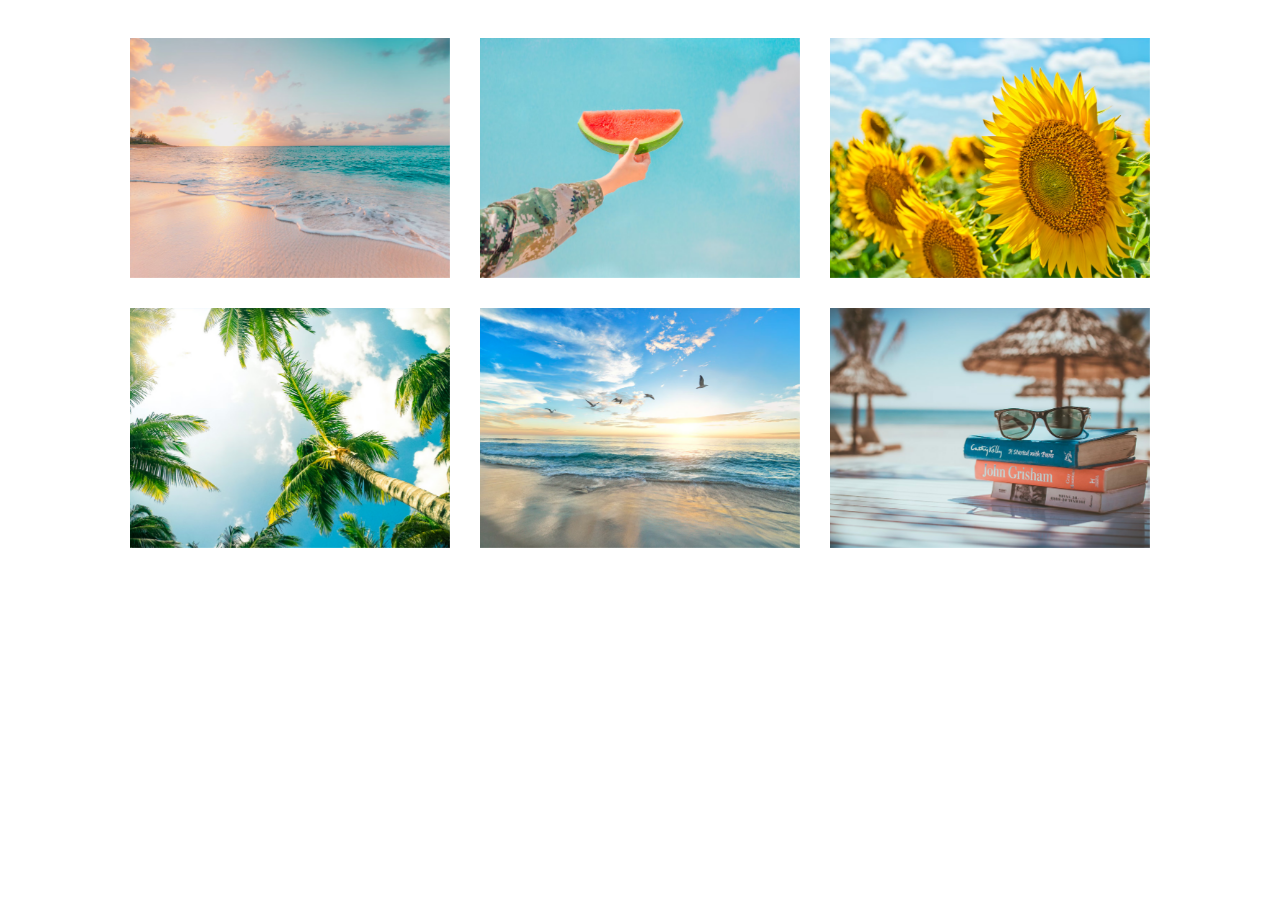
<file: chap6/6-9/index.html>
<!DOCTYPE html>
<html lang="ja">

<head>
    <meta charset="UTF-8">
    <meta name="viewport" content="width=device-width, initial-scale=1.0">
    <title>Document</title>
    <link rel="stylesheet" href="css/style.css">
    <script src="js/script.js" defer></script>
</head>

<body>

    <noscript>JavaScriptがオフになっています</noscript>

    <div class="grid">
        <!-- img.img-item[src=images/summer$.jpg]*6 -->
        <img src="images/summer1.jpg" alt="" class="img-item"><img src="images/summer2.jpg" alt="" class="img-item"><img
            src="images/summer3.jpg" alt="" class="img-item"><img src="images/summer4.jpg" alt="" class="img-item"><img
            src="images/summer5.jpg" alt="" class="img-item"><img src="images/summer6.jpg" alt="" class="img-item">
    </div>

</body>

</html>
</file>
<file: chap3/css/style.css>
@charset 'utf-8';

body {
    text-align: center;
    font-family: sans-serif;
    display: grid;
    place-items: center;
    height: 100vh;
    background: #000;
}

div {
    background: #fff;
    padding: 2rem;
    border-radius: 1rem;
    width: 14rem;
    box-shadow: 0 0 1rem rgba(0, 0, 0, .5);
}
</file>
<file: chap5/css/style.css>
@charset 'utf-8';

* {
    box-sizing: border-box;
    margin: 0;
    padding: 0;
}

body {
    text-align: center;
    font-family: "Kiwi Maru", serif;
}

#menu {
    display: grid;
    gap: 30px;
    grid-template-columns: repeat(auto-fit, minmax(300px, 1fr));
    max-width: 1020px;
    margin: auto;
    padding: 30px;
}

img {
    width: 100%;
    aspect-ratio: 4 / 3;
    object-fit: cover;
}

h1 {
    margin: 30px 0;
    font-size: 40px;
}

h2 {
    margin-top: 6px;
}
</file>
<file: chap4/checkbox/css/style.css>
@charset 'utf-8';

body {
    text-align: center;
    padding: 2rem;
}

label {
    display: block;
    margin-bottom: 1rem;
}

#btn {
    background: #0bd;
    padding: 0.75rem 1rem;
    border-radius: 8px;
    border: none;
}

#btn:disabled {
    background: #ccc;
}
</file>
<file: chap4/count/css/style.css>
@charset 'utf-8';

body {
    text-align: center;
    padding: 2rem;
}

#text {
    border: 4px solid #ccc;
    border-radius: 8px;
    width: 600px;
    height: 240px;
    max-width: 100%;
    font-size: 1.5rem;
    padding: 1rem;
    margin-bottom: 1rem;
}

#count {
    font-size: 1.5rem;
}

.alert {
    color: #f66;
}
</file>
<file: chap4/darkmode/css/style.css>
@charset 'utf-8';

body {
    padding: 2rem;
    transition: .5s;
}

.dark-theme {
    background: #000;
    color: #ddd;
}

#btn {
    background: #0bd;
    padding: 1rem;
    margin-bottom: 2rem;
    font-size: 1rem;
    color: #fff;
    border-radius: 8px;
    border: 0;
    cursor: pointer;
}
</file>
<file: chap4/scroll/css/style.css>
@charset 'utf-8';

#bar {
    background-color: #0bd;
    position: fixed;
    top: 0;
    left: 0;
    height: 10px;
}

article {
    max-width: 800px;
    margin: auto;
    padding: 2rem;
    line-height: 1.8;
}

h2 {
    margin: 2rem 0 1rem;
}
</file>
<file: chap6/6-13/css/style.css>
@charset 'utf-8';

body {
    text-align: center;
    padding: 1rem;
}

body::before {
    content: '';
    outline: 1px solid orange;
    position: fixed;
    inset: 50px 0;
    pointer-events: none;
}

h1 {
    margin: 50vh 0;
}

img {
    max-width: 100%;
}

#kirin {
    opacity: 0;
    translate: 200px 0;
}
</file>
<file: chap6/6-4/css/style.css>
@charset 'utf-8';

body {
    text-align: center;
}

h1 {
    color: #fff;
    display: inline-block;
    background-image: linear-gradient(90deg, #0bd, #0bd 50%, #fff 50%, #fff);
    background-size: 200% 100%;
    padding: .5rem 1rem;
}

#blob {
    background: #0bd url(https://picsum.photos/id/324/500/300);
    background-size: cover;
    color: #fff;
    width: 90%;
    margin-inline: auto;
    height: 60vh;
    /* padding: 6rem 3rem; */
    border-radius: 50%;
}
</file>
<file: chap6/6-9/css/style.css>
@charset 'utf-8';

.grid {
    display: grid;
    gap: 30px;
    grid-template-columns: repeat(auto-fit, minmax(300px, 1fr));
    max-width: 1020px;
    margin: auto;
    padding: 30px;
}

.img-item {
    width: 100%;
    aspect-ratio: 4/3;
    object-fit: cover;
    /* opacity: 0; */
    filter: blur(20px);
}
</file>
